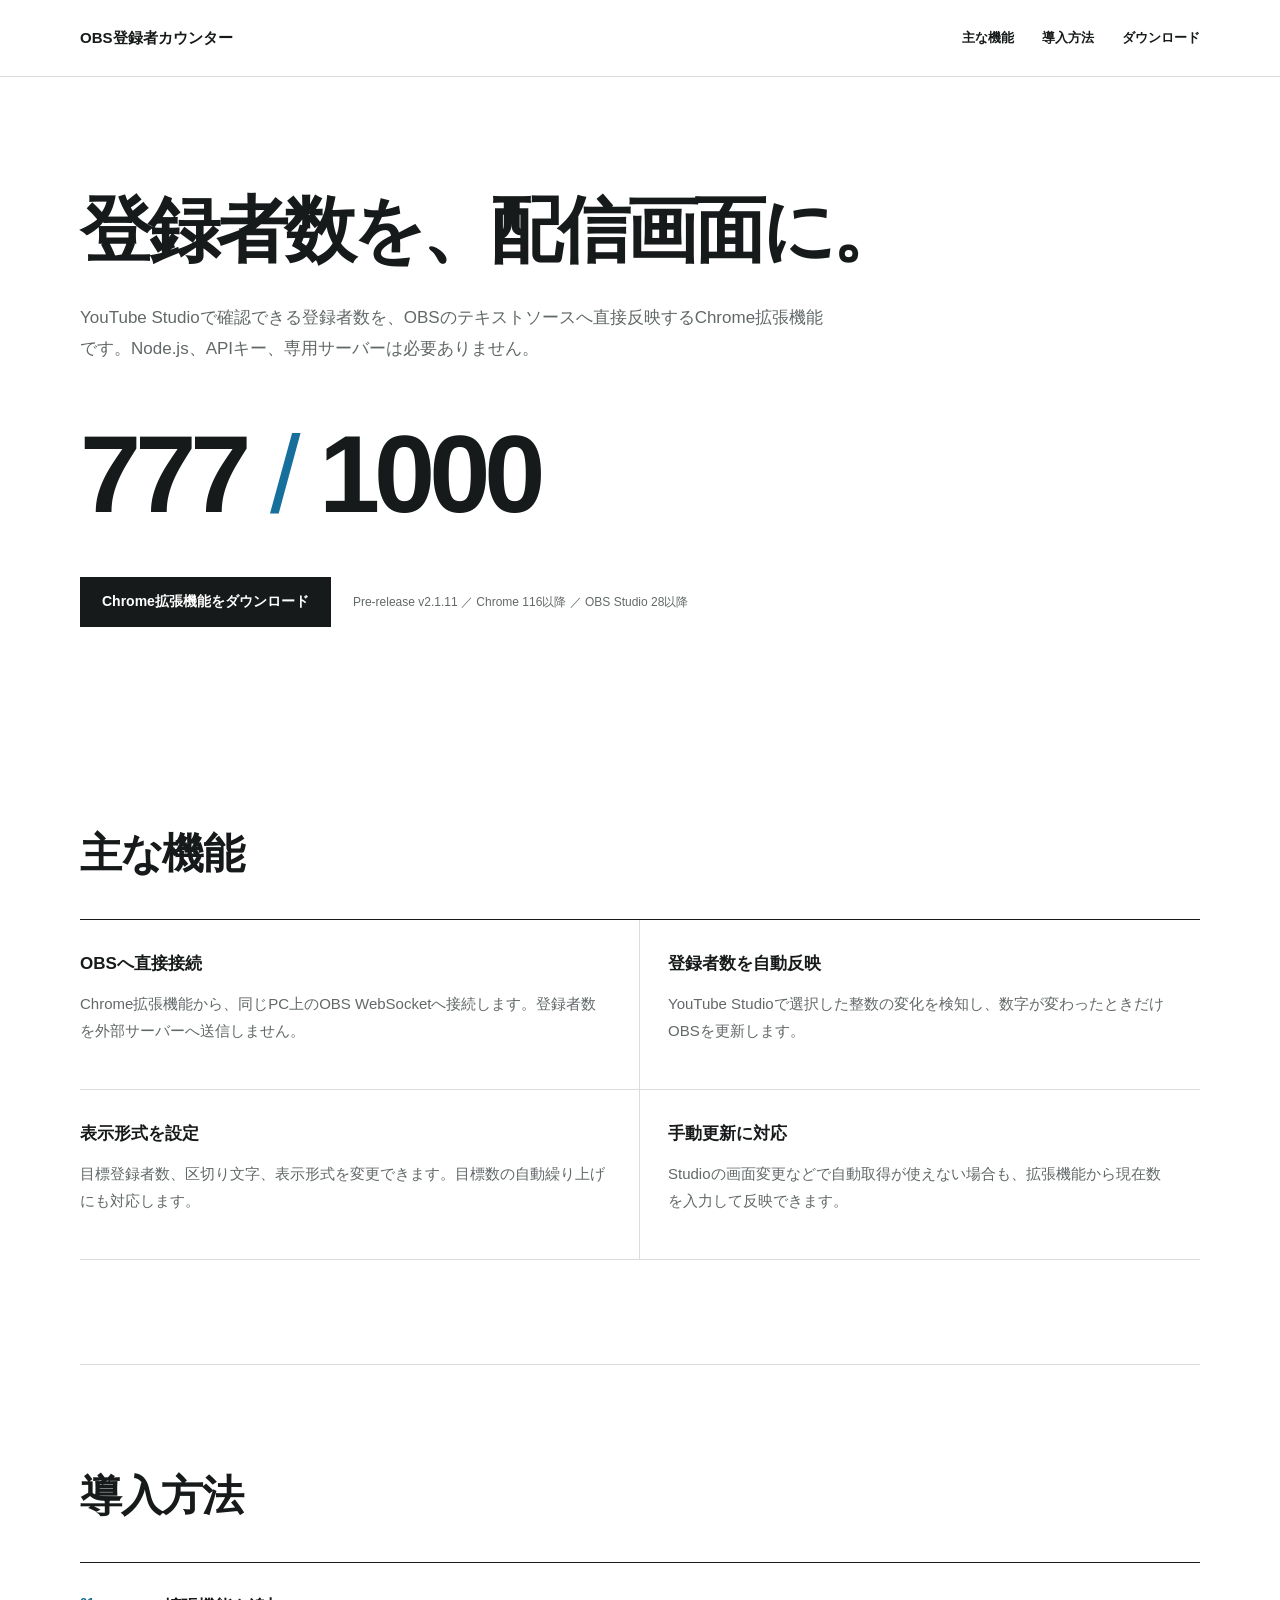
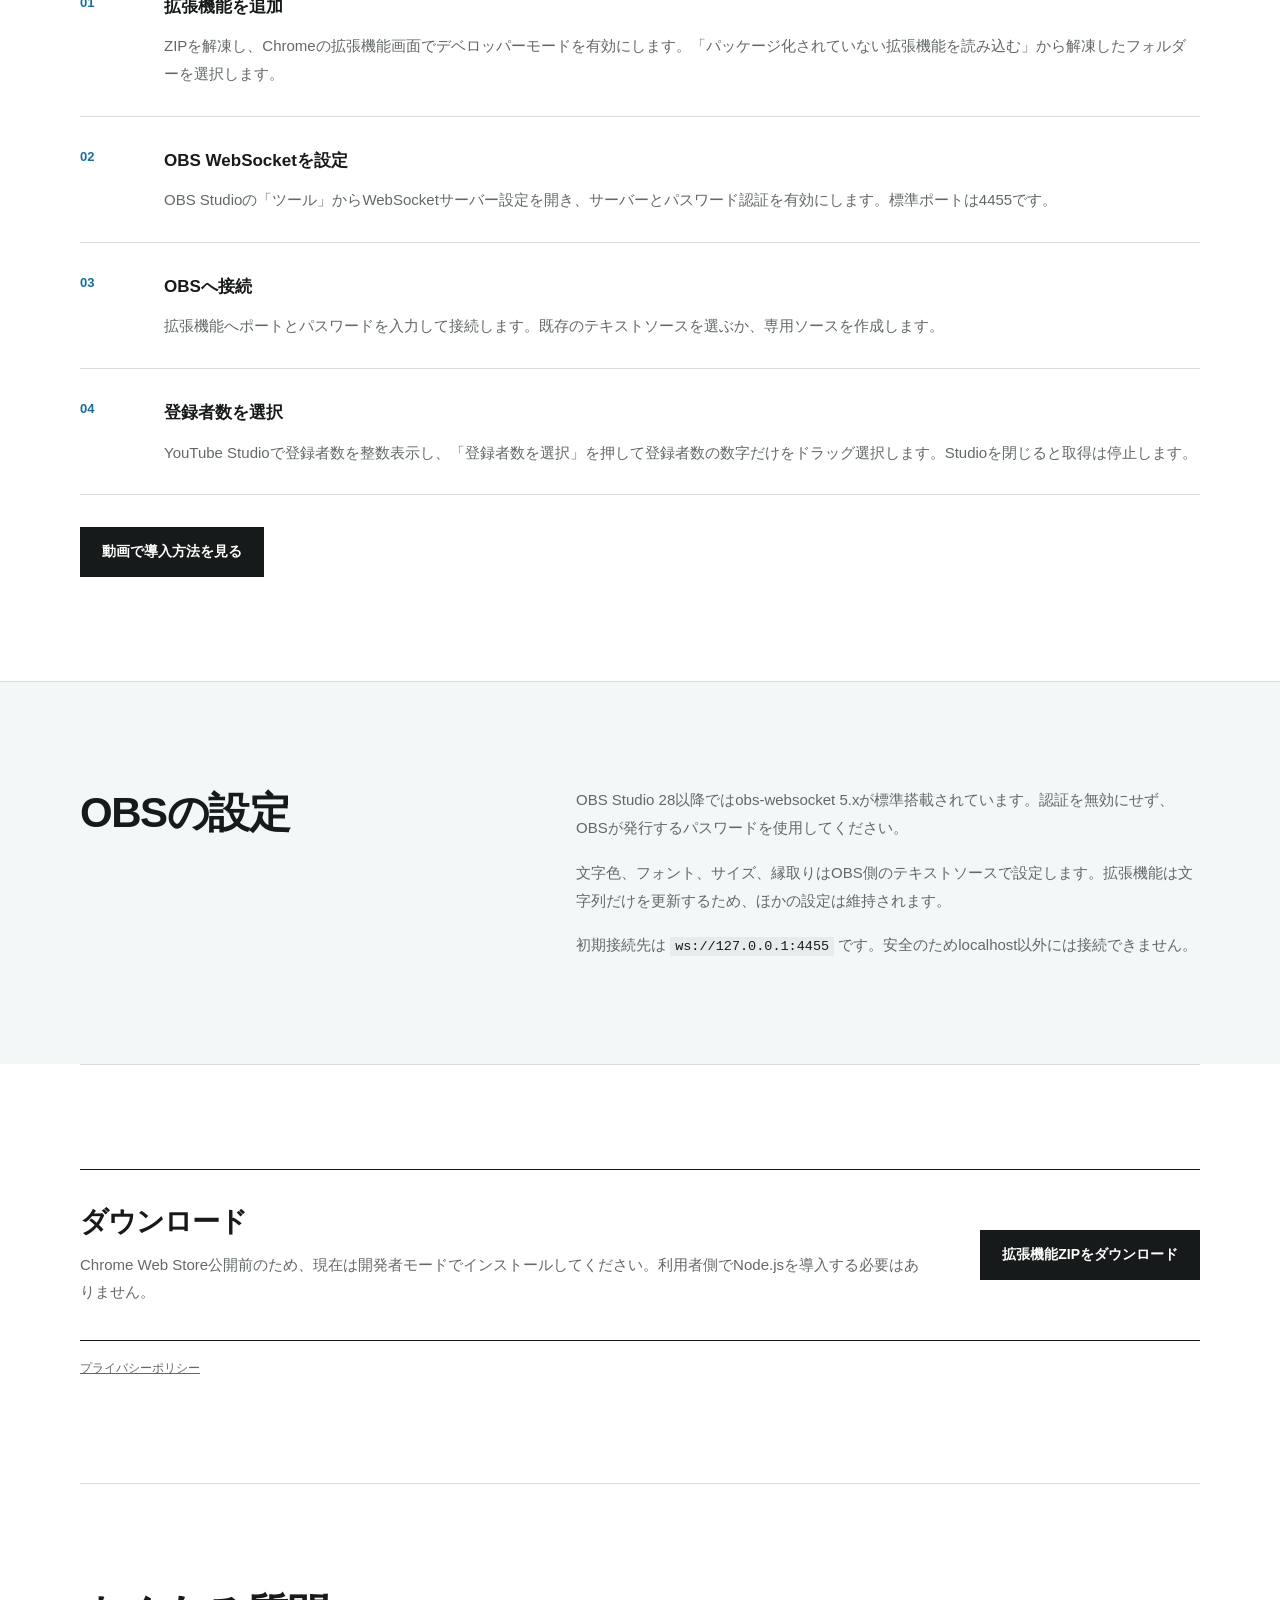
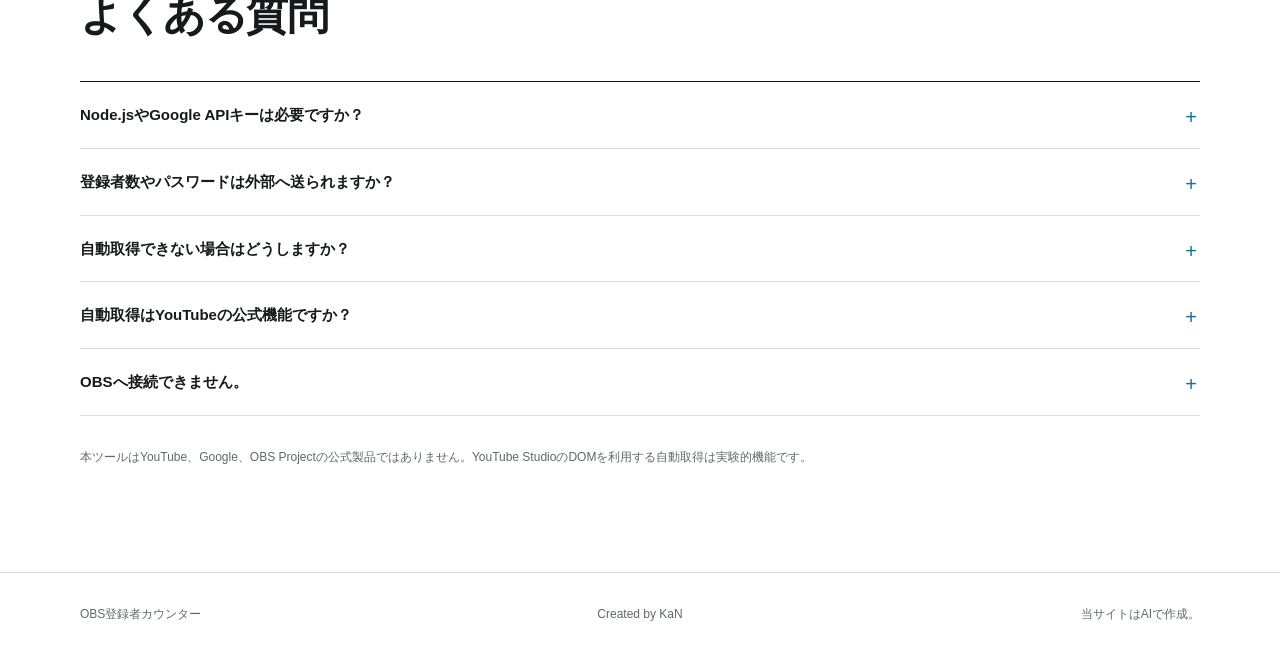
<file: index.html>
<!doctype html>
<html lang="ja">
<head>
  <meta charset="utf-8">
  <meta name="viewport" content="width=device-width, initial-scale=1">
  <meta name="theme-color" content="#ffffff">
  <meta name="description" content="YouTube Studioの登録者数をOBSのテキストソースへ直接反映する無料のChrome拡張機能です。">
  <title>OBS登録者カウンター</title>
  <link rel="stylesheet" href="styles.css">
</head>
<body>
  <header class="site-header">
    <div class="container header-inner">
      <a class="site-name" href="#top">OBS登録者カウンター</a>
      <nav aria-label="メインナビゲーション">
        <a href="#features">主な機能</a>
        <a href="#setup">導入方法</a>
        <a href="#download">ダウンロード</a>
      </nav>
    </div>
  </header>

  <main id="top">
    <section class="hero container" aria-labelledby="main-heading">
      <h1 id="main-heading">登録者数を、配信画面に。</h1>
      <p class="lead">YouTube Studioで確認できる登録者数を、OBSのテキストソースへ直接反映するChrome拡張機能です。Node.js、APIキー、専用サーバーは必要ありません。</p>
      <p class="counter-example" aria-label="カウンター表示例">777 <span>/</span> 1000</p>
      <div class="hero-actions">
        <a class="primary-link" href="downloads/obs-subscriber-counter-v2.1.11.zip" download>Chrome拡張機能をダウンロード</a>
        <span>Pre-release v2.1.11 ／ Chrome 116以降 ／ OBS Studio 28以降</span>
      </div>
    </section>

    <section class="section container" id="features" aria-labelledby="features-title">
      <h2 id="features-title">主な機能</h2>
      <div class="feature-list">
        <article><h3>OBSへ直接接続</h3><p>Chrome拡張機能から、同じPC上のOBS WebSocketへ接続します。登録者数を外部サーバーへ送信しません。</p></article>
        <article><h3>登録者数を自動反映</h3><p>YouTube Studioで選択した整数の変化を検知し、数字が変わったときだけOBSを更新します。</p></article>
        <article><h3>表示形式を設定</h3><p>目標登録者数、区切り文字、表示形式を変更できます。目標数の自動繰り上げにも対応します。</p></article>
        <article><h3>手動更新に対応</h3><p>Studioの画面変更などで自動取得が使えない場合も、拡張機能から現在数を入力して反映できます。</p></article>
      </div>
    </section>

    <section class="section container" id="setup" aria-labelledby="setup-title">
      <h2 id="setup-title">導入方法</h2>
      <ol class="steps">
        <li><div><h3>拡張機能を追加</h3><p>ZIPを解凍し、Chromeの拡張機能画面でデベロッパーモードを有効にします。「パッケージ化されていない拡張機能を読み込む」から解凍したフォルダーを選択します。</p></div></li>
        <li><div><h3>OBS WebSocketを設定</h3><p>OBS Studioの「ツール」からWebSocketサーバー設定を開き、サーバーとパスワード認証を有効にします。標準ポートは4455です。</p></div></li>
        <li><div><h3>OBSへ接続</h3><p>拡張機能へポートとパスワードを入力して接続します。既存のテキストソースを選ぶか、専用ソースを作成します。</p></div></li>
        <li><div><h3>登録者数を選択</h3><p>YouTube Studioで登録者数を整数表示し、「登録者数を選択」を押して登録者数の数字だけをドラッグ選択します。Studioを閉じると取得は停止します。</p></div></li>
      </ol>
      <p class="setup-video"><a class="primary-link" href="https://youtu.be/FEciEDDn9S0?si=3uDI0EY1vVAotQ6L" target="_blank" rel="noopener noreferrer">動画で導入方法を見る</a></p>
    </section>

    <section class="section muted-section" aria-labelledby="obs-title">
      <div class="container two-column">
        <div><h2 id="obs-title">OBSの設定</h2></div>
        <div class="body-copy">
          <p>OBS Studio 28以降ではobs-websocket 5.xが標準搭載されています。認証を無効にせず、OBSが発行するパスワードを使用してください。</p>
          <p>文字色、フォント、サイズ、縁取りはOBS側のテキストソースで設定します。拡張機能は文字列だけを更新するため、ほかの設定は維持されます。</p>
          <p>初期接続先は <code>ws://127.0.0.1:4455</code> です。安全のためlocalhost以外には接続できません。</p>
        </div>
      </div>
    </section>

    <section class="section container" id="download" aria-labelledby="download-title">
      <div class="download-panel">
        <div>
          <h2 id="download-title">ダウンロード</h2>
          <p>Chrome Web Store公開前のため、現在は開発者モードでインストールしてください。利用者側でNode.jsを導入する必要はありません。</p>
        </div>
        <a class="primary-link" href="downloads/obs-subscriber-counter-v2.1.11.zip" download>拡張機能ZIPをダウンロード</a>
      </div>
      <p class="privacy-link"><a href="privacy.html">プライバシーポリシー</a></p>
    </section>

    <section class="section container" aria-labelledby="faq-title">
      <h2 id="faq-title">よくある質問</h2>
      <div class="faq-list">
        <details><summary>Node.jsやGoogle APIキーは必要ですか？</summary><p>必要ありません。Chrome拡張機能とOBS Studioだけで動作します。</p></details>
        <details><summary>登録者数やパスワードは外部へ送られますか？</summary><p>送信しません。登録者数はYouTube Studioから同じPC上のOBSへ渡され、設定はChrome内に保存されます。パスワードは保存を選択した場合だけ端末内へ保存します。</p></details>
        <details><summary>自動取得できない場合はどうしますか？</summary><p>YouTube Studioの数値が整数表示か確認し、再選択してください。画面仕様の変更などで取得できない場合は手動更新を使用できます。</p></details>
        <details><summary>自動取得はYouTubeの公式機能ですか？</summary><p>いいえ。画面上で利用者が選択した要素を監視する実験的機能です。YouTube Studioの仕様や利用規約の変更により利用できなくなる場合があります。</p></details>
        <details><summary>OBSへ接続できません。</summary><p>OBS Studio 28以降を起動し、WebSocketサーバーが有効か、ポートとパスワードが一致しているか確認してください。</p></details>
      </div>
      <p class="footnote">本ツールはYouTube、Google、OBS Projectの公式製品ではありません。YouTube StudioのDOMを利用する自動取得は実験的機能です。</p>
    </section>
  </main>

  <footer class="site-footer">
    <div class="container footer-inner">
      <p>OBS登録者カウンター</p>
      <p>Created by KaN</p>
      <p>当サイトはAIで作成。</p>
    </div>
  </footer>
</body>
</html>
</file>
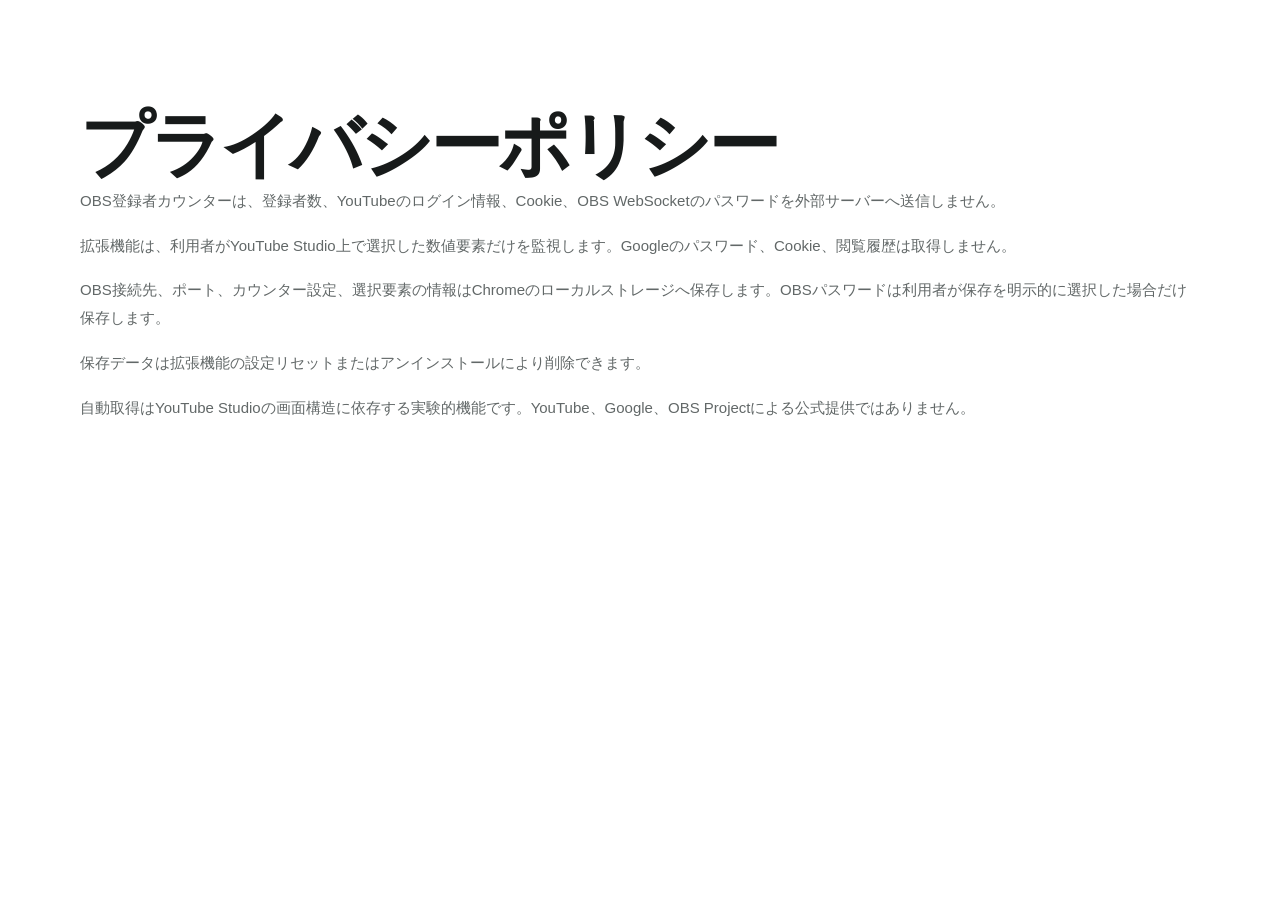
<file: privacy.html>
<!doctype html>
<html lang="ja">
<head>
  <meta charset="utf-8">
  <meta name="viewport" content="width=device-width, initial-scale=1">
  <title>プライバシーポリシー｜OBS登録者カウンター</title>
  <link rel="stylesheet" href="styles.css">
</head>
<body>
  <main class="section container">
    <h1>プライバシーポリシー</h1>
    <div class="body-copy">
      <p>OBS登録者カウンターは、登録者数、YouTubeのログイン情報、Cookie、OBS WebSocketのパスワードを外部サーバーへ送信しません。</p>
      <p>拡張機能は、利用者がYouTube Studio上で選択した数値要素だけを監視します。Googleのパスワード、Cookie、閲覧履歴は取得しません。</p>
      <p>OBS接続先、ポート、カウンター設定、選択要素の情報はChromeのローカルストレージへ保存します。OBSパスワードは利用者が保存を明示的に選択した場合だけ保存します。</p>
      <p>保存データは拡張機能の設定リセットまたはアンインストールにより削除できます。</p>
      <p>自動取得はYouTube Studioの画面構造に依存する実験的機能です。YouTube、Google、OBS Projectによる公式提供ではありません。</p>
    </div>
  </main>
</body>
</html>
</file>
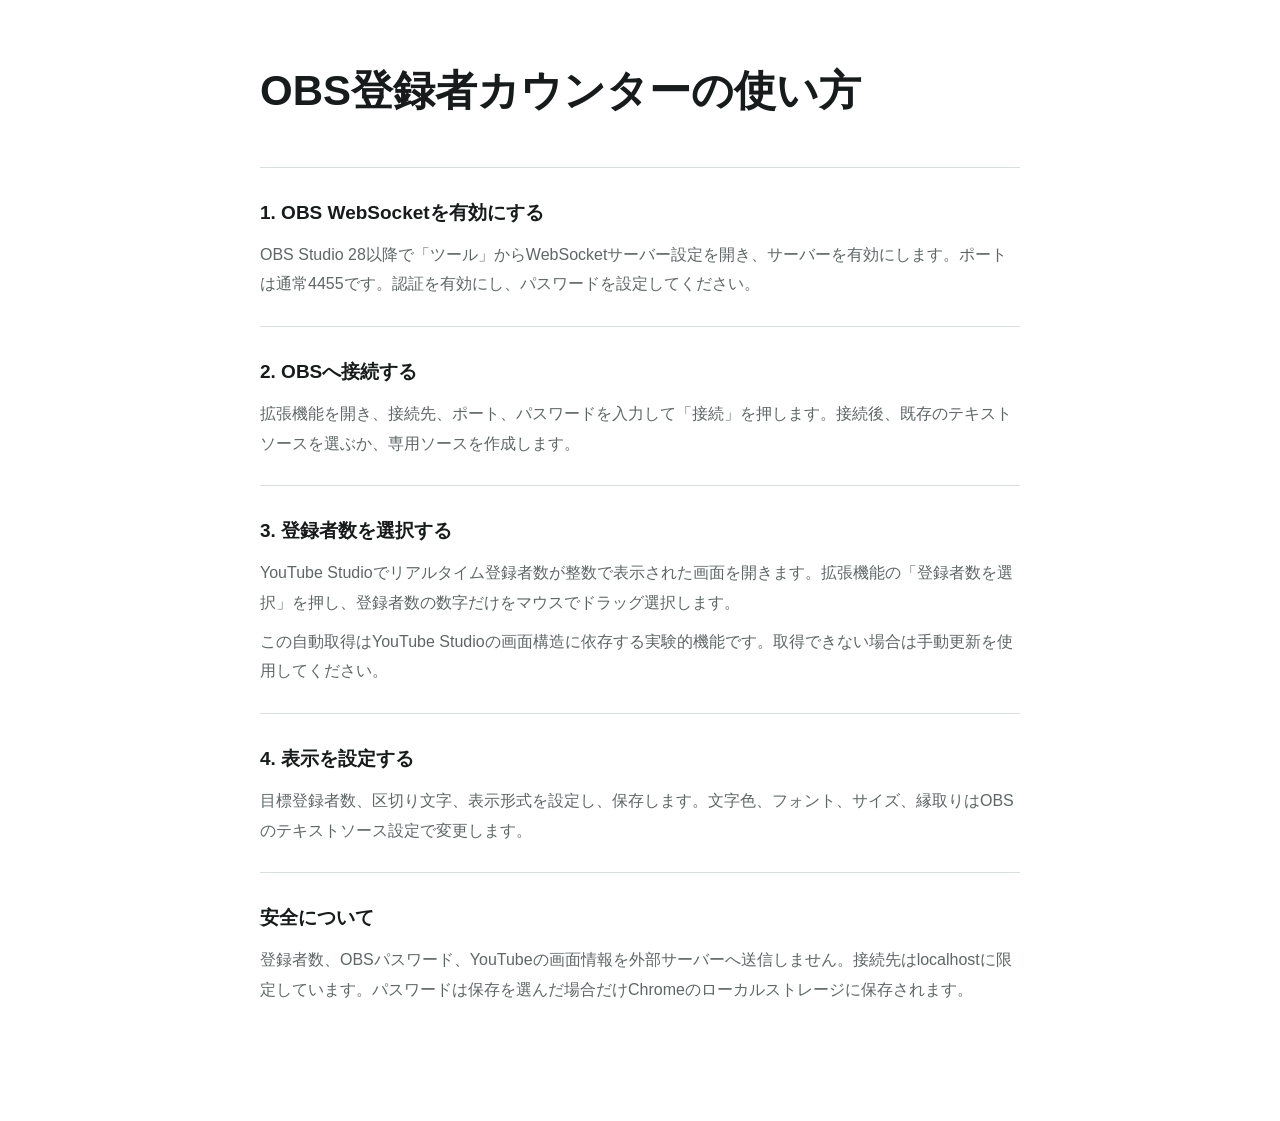
<file: extension/help.html>
<!doctype html>
<html lang="ja">
<head>
  <meta charset="utf-8">
  <meta name="viewport" content="width=device-width, initial-scale=1">
  <title>使い方｜OBS登録者カウンター</title>
  <link rel="stylesheet" href="help.css">
</head>
<body>
  <main>
    <h1>OBS登録者カウンターの使い方</h1>
    <section>
      <h2>1. OBS WebSocketを有効にする</h2>
      <p>OBS Studio 28以降で「ツール」からWebSocketサーバー設定を開き、サーバーを有効にします。ポートは通常4455です。認証を有効にし、パスワードを設定してください。</p>
    </section>
    <section>
      <h2>2. OBSへ接続する</h2>
      <p>拡張機能を開き、接続先、ポート、パスワードを入力して「接続」を押します。接続後、既存のテキストソースを選ぶか、専用ソースを作成します。</p>
    </section>
    <section>
      <h2>3. 登録者数を選択する</h2>
      <p>YouTube Studioでリアルタイム登録者数が整数で表示された画面を開きます。拡張機能の「登録者数を選択」を押し、登録者数の数字だけをマウスでドラッグ選択します。</p>
      <p>この自動取得はYouTube Studioの画面構造に依存する実験的機能です。取得できない場合は手動更新を使用してください。</p>
    </section>
    <section>
      <h2>4. 表示を設定する</h2>
      <p>目標登録者数、区切り文字、表示形式を設定し、保存します。文字色、フォント、サイズ、縁取りはOBSのテキストソース設定で変更します。</p>
    </section>
    <section>
      <h2>安全について</h2>
      <p>登録者数、OBSパスワード、YouTubeの画面情報を外部サーバーへ送信しません。接続先はlocalhostに限定しています。パスワードは保存を選んだ場合だけChromeのローカルストレージに保存されます。</p>
    </section>
  </main>
</body>
</html>
</file>
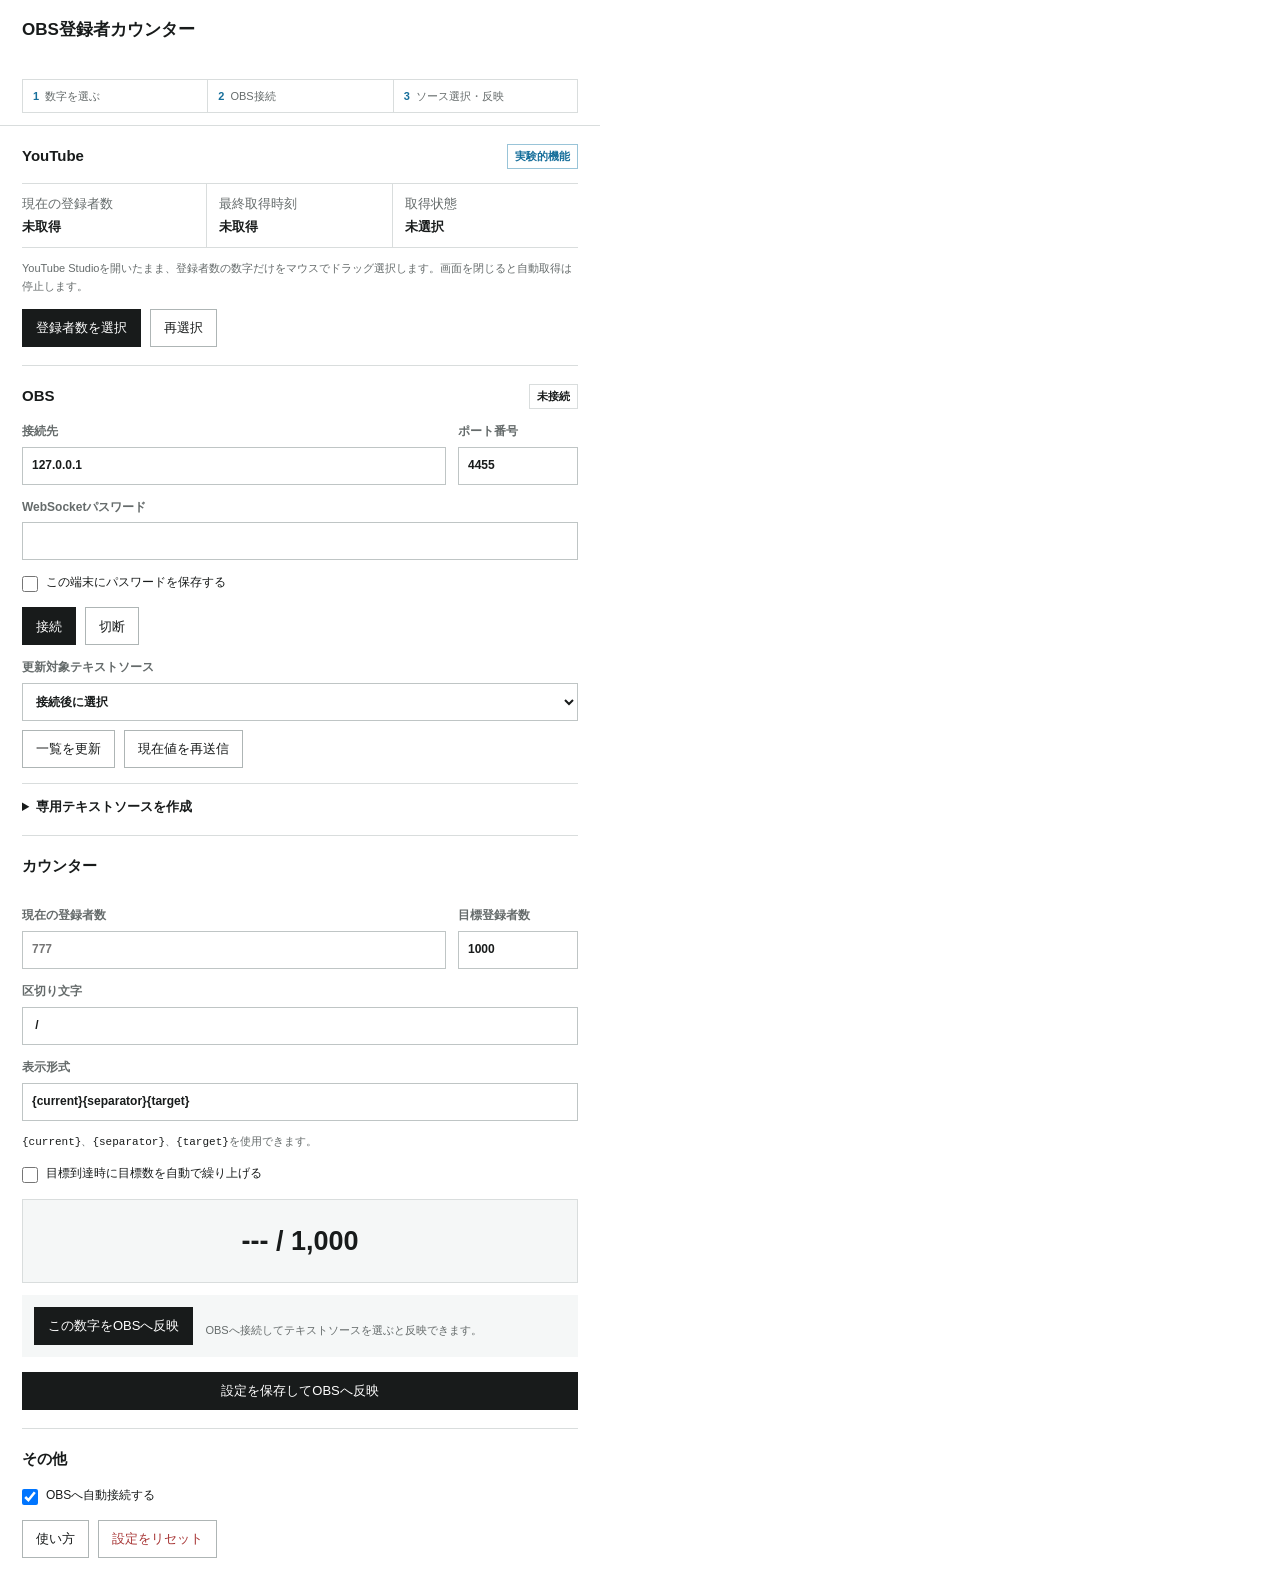
<file: extension/popup.html>
<!doctype html>
<html lang="ja">
<head>
  <meta charset="utf-8">
  <meta name="viewport" content="width=device-width, initial-scale=1">
  <title>OBS登録者カウンター</title>
  <link rel="stylesheet" href="popup.css">
</head>
<body>
  <header>
    <h1>OBS登録者カウンター</h1>
    <p id="global-message" role="status"></p>
    <ol class="setup-guide" aria-label="設定の順番">
      <li>数字を選ぶ</li>
      <li>OBS接続</li>
      <li>ソース選択・反映</li>
    </ol>
  </header>

  <main>
    <section aria-labelledby="youtube-title">
      <div class="section-heading">
        <h2 id="youtube-title">YouTube</h2>
        <span class="badge experimental">実験的機能</span>
      </div>
      <dl class="status-list">
        <div><dt>現在の登録者数</dt><dd id="current-value">未取得</dd></div>
        <div><dt>最終取得時刻</dt><dd id="captured-at">未取得</dd></div>
        <div><dt>取得状態</dt><dd id="youtube-status">未選択</dd></div>
      </dl>
      <p class="notice">YouTube Studioを開いたまま、登録者数の数字だけをマウスでドラッグ選択します。画面を閉じると自動取得は停止します。</p>
      <div class="button-row">
        <button id="select-number" type="button" class="primary">登録者数を選択</button>
        <button id="reselect-number" type="button">再選択</button>
      </div>
    </section>

    <section aria-labelledby="obs-title">
      <div class="section-heading">
        <h2 id="obs-title">OBS</h2>
        <span id="obs-status" class="badge">未接続</span>
      </div>
      <div class="two-columns">
        <label>接続先<input id="host" type="text" value="127.0.0.1" autocomplete="off"></label>
        <label>ポート番号<input id="port" type="number" min="1" max="65535" value="4455"></label>
      </div>
      <label>WebSocketパスワード<input id="password" type="password" autocomplete="new-password"></label>
      <label class="check-row"><input id="save-password" type="checkbox">この端末にパスワードを保存する</label>
      <div class="button-row">
        <button id="connect" type="button" class="primary">接続</button>
        <button id="disconnect" type="button">切断</button>
      </div>
      <label>更新対象テキストソース
        <select id="input-name"><option value="">接続後に選択</option></select>
      </label>
      <div class="button-row compact">
        <button id="refresh-sources" type="button">一覧を更新</button>
        <button id="force-update" type="button">現在値を再送信</button>
      </div>
      <details>
        <summary>専用テキストソースを作成</summary>
        <label>追加先シーン<select id="scene-name"><option value="">接続後に選択</option></select></label>
        <label>ソース名<input id="new-input-name" type="text" value="OBS登録者カウンター" maxlength="80"></label>
        <button id="create-source" type="button">テキストソースを作成</button>
      </details>
    </section>

    <section aria-labelledby="counter-title">
      <h2 id="counter-title">カウンター</h2>
      <div class="two-columns">
        <label>現在の登録者数<input id="manual-current" type="text" inputmode="numeric" autocomplete="off" placeholder="777"></label>
        <label>目標登録者数<input id="target" type="text" inputmode="numeric" value="1000"></label>
      </div>
      <label>区切り文字<input id="separator" type="text" value=" / " maxlength="12"></label>
      <label>表示形式<input id="template" type="text" value="{current}{separator}{target}" maxlength="120"></label>
      <p class="field-help"><code>{current}</code>、<code>{separator}</code>、<code>{target}</code>を使用できます。</p>
      <label class="check-row"><input id="auto-target" type="checkbox">目標到達時に目標数を自動で繰り上げる</label>
      <div class="preview" aria-label="OBS表示プレビュー"><span id="preview">--- / 1,000</span></div>
      <div class="manual-row">
        <button id="manual-update" type="button" class="primary">この数字をOBSへ反映</button>
        <p id="quick-help">OBSへ接続してテキストソースを選ぶと反映できます。</p>
      </div>
      <button id="save-settings" type="button" class="primary wide">設定を保存してOBSへ反映</button>
    </section>

    <section aria-labelledby="other-title">
      <h2 id="other-title">その他</h2>
      <label class="check-row"><input id="auto-connect" type="checkbox" checked>OBSへ自動接続する</label>
      <div class="button-row">
        <a class="button-link" href="help.html" target="_blank">使い方</a>
        <button id="reset-settings" type="button" class="danger">設定をリセット</button>
      </div>
    </section>
  </main>

  <script src="shared.js"></script>
  <script src="popup.js"></script>
</body>
</html>
</file>
<file: styles.css>
:root { --paper:#fff; --ink:#171a1a; --sub:#626868; --line:#d9dddd; --soft:#f4f7f8; --blue:#176f9b; }
* { box-sizing:border-box; }
html { scroll-behavior:smooth; }
body { margin:0; color:var(--ink); background:var(--paper); font-family:-apple-system,BlinkMacSystemFont,"Hiragino Sans","Yu Gothic",Meiryo,sans-serif; font-size:15px; line-height:1.85; -webkit-font-smoothing:antialiased; }
a { color:inherit; }
a:focus-visible,summary:focus-visible { outline:2px solid var(--blue); outline-offset:4px; }
.container { width:min(calc(100% - 64px),1120px); margin-inline:auto; }
.site-header { border-bottom:1px solid var(--line); }
.header-inner { min-height:76px; display:flex; align-items:center; justify-content:space-between; gap:24px; }
.site-name { font-weight:800; text-decoration:none; }
nav { display:flex; gap:28px; font-size:13px; font-weight:700; }
nav a { text-decoration:none; }
nav a:hover { color:var(--blue); }
.hero { padding-top:112px; padding-bottom:96px; }
h1 { margin:0; font-size:clamp(28px,6.2vw,72px); line-height:1.15; letter-spacing:-.055em; white-space:nowrap; }
.lead { max-width:760px; margin:30px 0 0; color:var(--sub); font-size:17px; }
.counter-example { margin:54px 0 0; font-size:clamp(52px,9vw,110px); line-height:1; letter-spacing:-.055em; font-weight:800; font-variant-numeric:tabular-nums; }
.counter-example span { color:var(--blue); font-weight:400; }
.hero-actions { display:flex; align-items:center; flex-wrap:wrap; gap:16px 22px; margin-top:48px; }
.hero-actions span { color:var(--sub); font-size:12px; }
.primary-link { display:inline-flex; align-items:center; justify-content:center; min-height:50px; padding:10px 22px; color:#fff; background:var(--ink); font-size:14px; font-weight:800; text-decoration:none; }
.primary-link:hover { background:var(--blue); }
.section { padding:104px 0; }
.section + .section { border-top:1px solid var(--line); }
h2 { margin:0 0 38px; font-size:clamp(27px,4vw,42px); line-height:1.3; letter-spacing:-.035em; }
.feature-list { display:grid; grid-template-columns:repeat(2,1fr); border-top:1px solid var(--ink); }
.feature-list article { min-height:170px; padding:28px 28px 30px 0; border-bottom:1px solid var(--line); }
.feature-list article:nth-child(odd) { border-right:1px solid var(--line); }
.feature-list article:nth-child(even) { padding-left:28px; }
h3 { margin:0 0 10px; font-size:17px; }
.feature-list p,.steps p,.body-copy p,.download-panel p,details p { margin:0; color:var(--sub); }
.steps { margin:0; padding:0; list-style:none; border-top:1px solid var(--ink); counter-reset:step; }
.steps li { display:grid; grid-template-columns:72px 1fr; gap:12px; padding:28px 0; border-bottom:1px solid var(--line); counter-increment:step; }
.steps li::before { content:counter(step,decimal-leading-zero); color:var(--blue); font-size:13px; font-weight:800; }
.setup-video { margin:32px 0 0; }
.muted-section { background:var(--soft); }
.two-column { display:grid; grid-template-columns:.8fr 1.2fr; gap:80px; }
.two-column h2 { margin-bottom:0; }
.body-copy p + p { margin-top:17px; }
code { padding:2px 5px; color:var(--ink); background:#e6ebec; font-family:Consolas,monospace; font-size:.9em; overflow-wrap:anywhere; }
.download-panel { display:grid; grid-template-columns:1fr auto; align-items:center; gap:50px; padding:34px 0; border-top:1px solid var(--ink); border-bottom:1px solid var(--ink); }
.download-panel h2 { margin-bottom:10px; font-size:28px; }
.privacy-link { margin:16px 0 0; color:var(--sub); font-size:12px; }
.faq-list { border-top:1px solid var(--ink); }
details { border-bottom:1px solid var(--line); }
summary { position:relative; padding:19px 40px 19px 0; cursor:pointer; font-weight:700; list-style:none; }
summary::-webkit-details-marker { display:none; }
summary::after { content:"+"; position:absolute; top:17px; right:3px; color:var(--blue); font-size:20px; font-weight:400; }
details[open] summary::after { content:"−"; }
details p { max-width:850px; padding:0 0 22px; }
.footnote { margin:30px 0 0; color:var(--sub); font-size:12px; }
.site-footer { padding:30px 0 42px; border-top:1px solid var(--line); color:var(--sub); font-size:12px; }
.footer-inner { display:grid; grid-template-columns:1fr auto 1fr; align-items:center; gap:10px 24px; }
.footer-inner p { margin:0; }
.footer-inner p:last-child { justify-self:end; }

@media (max-width:700px) {
  .container { width:min(calc(100% - 36px),1120px); }
  .header-inner { min-height:66px; }
  .site-name { font-size:13px; }
  nav a:not(:last-child) { display:none; }
  h1 { font-size:clamp(20px,6vw,28px); }
  .hero { padding-top:72px; padding-bottom:70px; }
  .lead { margin-top:23px; font-size:14px; }
  .counter-example { margin-top:40px; font-size:clamp(48px,16vw,72px); }
  .hero-actions { align-items:flex-start; flex-direction:column; margin-top:35px; }
  .primary-link { width:100%; }
  .section { padding:76px 0; }
  h2 { margin-bottom:27px; }
  .feature-list { grid-template-columns:1fr; }
  .feature-list article,.feature-list article:nth-child(even) { min-height:0; padding:24px 0; border-right:0; }
  .steps li { grid-template-columns:44px 1fr; gap:8px; padding:24px 0; }
  .two-column { grid-template-columns:1fr; gap:27px; }
  .download-panel { grid-template-columns:1fr; gap:25px; }
  .footer-inner { grid-template-columns:1fr; text-align:center; }
  .footer-inner p:last-child { justify-self:center; }
}

@media (prefers-reduced-motion:reduce) { html { scroll-behavior:auto; } }
</file>
<file: extension/help.css>
:root { --ink: #181b1b; --sub: #5f6666; --line: #d8dddd; --blue: #176f9b; }
* { box-sizing: border-box; }
body { margin: 0; color: var(--ink); background: #fff; font-family: -apple-system, BlinkMacSystemFont, "Hiragino Sans", "Yu Gothic", Meiryo, sans-serif; line-height: 1.85; }
main { width: min(100% - 40px, 760px); margin: 0 auto; padding: 64px 0 90px; }
h1 { margin: 0 0 48px; font-size: clamp(27px, 5vw, 42px); line-height: 1.3; }
section { padding: 27px 0; border-top: 1px solid var(--line); }
h2 { margin: 0 0 10px; font-size: 19px; }
p { margin: 0; color: var(--sub); }
p + p { margin-top: 9px; }
</file>
<file: extension/popup.css>
:root {
  color-scheme: light;
  --ink: #181b1b;
  --sub: #656b6b;
  --line: #d9dddd;
  --paper: #ffffff;
  --soft: #f5f7f7;
  --blue: #176f9b;
  --red: #a73535;
}

* { box-sizing: border-box; }

body {
  width: 600px;
  margin: 0;
  color: var(--ink);
  background: var(--paper);
  font-family: -apple-system, BlinkMacSystemFont, "Hiragino Sans", "Yu Gothic", Meiryo, sans-serif;
  font-size: 13px;
  line-height: 1.65;
}

header { padding: 16px 22px 12px; border-bottom: 1px solid var(--line); }
h1 { margin: 0; font-size: 17px; }
#global-message { min-height: 20px; margin: 5px 0 0; color: var(--sub); font-size: 12px; }
.setup-guide { display: grid; grid-template-columns: repeat(3, 1fr); gap: 0; margin: 10px 0 0; padding: 0; list-style: none; counter-reset: guide; }
.setup-guide li { padding: 7px 10px; border: 1px solid var(--line); border-right: 0; color: var(--sub); font-size: 11px; counter-increment: guide; }
.setup-guide li:last-child { border-right: 1px solid var(--line); }
.setup-guide li::before { margin-right: 6px; color: var(--blue); font-weight: 800; content: counter(guide); }
main { padding: 0 22px 18px; }
section { padding: 18px 0; border-bottom: 1px solid var(--line); }
section:last-child { border-bottom: 0; }
h2 { margin: 0 0 14px; font-size: 15px; }
.section-heading { display: flex; align-items: center; justify-content: space-between; gap: 12px; }
.section-heading h2 { margin-bottom: 0; }
.badge { padding: 2px 7px; border: 1px solid var(--line); font-size: 11px; font-weight: 700; }
.experimental { color: var(--blue); border-color: #99c4d8; }
.status-list { display: grid; grid-template-columns: repeat(3, 1fr); margin: 14px 0 0; border-top: 1px solid var(--line); border-bottom: 1px solid var(--line); }
.status-list div { min-width: 0; padding: 9px 12px; border-right: 1px solid var(--line); }
.status-list div:first-child { padding-left: 0; }
.status-list div:last-child { padding-right: 0; border-right: 0; }
.status-list dt { color: var(--sub); }
.status-list dd { margin: 2px 0 0; font-weight: 700; overflow-wrap: anywhere; }
.notice, .field-help { margin: 11px 0 0; color: var(--sub); font-size: 11px; }
label { display: block; margin-top: 13px; color: var(--sub); font-size: 12px; font-weight: 700; }
input, select, button, .button-link { font: inherit; }
input, select { width: 100%; min-height: 38px; margin-top: 5px; padding: 7px 9px; border: 1px solid #bfc5c5; border-radius: 0; color: var(--ink); background: #fff; }
input:focus, select:focus, button:focus-visible, .button-link:focus-visible, summary:focus-visible { outline: 2px solid var(--blue); outline-offset: 2px; }
input:disabled { color: var(--sub); background: var(--soft); }
.two-columns { display: grid; grid-template-columns: 1fr 120px; gap: 12px; }
.check-row { display: flex; align-items: flex-start; gap: 8px; color: var(--ink); font-weight: 500; }
.check-row input { width: 16px; min-height: 16px; margin: 3px 0 0; }
.button-row { display: flex; gap: 9px; margin-top: 14px; }
.button-row.compact { margin-top: 9px; }
button, .button-link { min-height: 38px; padding: 7px 13px; border: 1px solid #aeb5b5; border-radius: 0; color: var(--ink); background: #fff; cursor: pointer; text-align: center; text-decoration: none; white-space: nowrap; }
button:hover, .button-link:hover { border-color: var(--ink); }
button.primary { border-color: var(--ink); color: #fff; background: var(--ink); }
button.primary:hover { background: #303535; }
button.wide { width: 100%; margin-top: 15px; }
button.danger { color: var(--red); }
button:disabled { cursor: not-allowed; opacity: .55; }
.manual-row { display: grid; grid-template-columns: auto minmax(0, 1fr); align-items: center; gap: 12px; margin-top: 12px; padding: 12px; background: var(--soft); }
.manual-row button { min-height: 38px; }
#quick-help { margin: 7px 0 0; color: var(--sub); font-size: 11px; }
details { margin-top: 15px; padding-top: 12px; border-top: 1px solid var(--line); }
summary { cursor: pointer; font-weight: 700; }
.preview { margin-top: 15px; padding: 19px 12px; border: 1px solid var(--line); background: var(--soft); text-align: center; }
.preview span { font-size: 27px; font-weight: 800; font-variant-numeric: tabular-nums; }
code { color: var(--ink); }

@media (max-width: 480px) {
  body { width: 100vw; }
  .status-list { grid-template-columns: 1fr; }
  .status-list div { display: grid; grid-template-columns: 130px minmax(0, 1fr); gap: 12px; padding: 8px 0; border-right: 0; border-bottom: 1px solid var(--line); }
  .status-list div:last-child { border-bottom: 0; }
  .status-list dd { margin-top: 0; }
  .setup-guide { grid-template-columns: 1fr; }
  .setup-guide li { border-right: 1px solid var(--line); border-bottom: 0; }
  .setup-guide li:last-child { border-bottom: 1px solid var(--line); }
  .manual-row { grid-template-columns: 1fr; }
}
</file>
